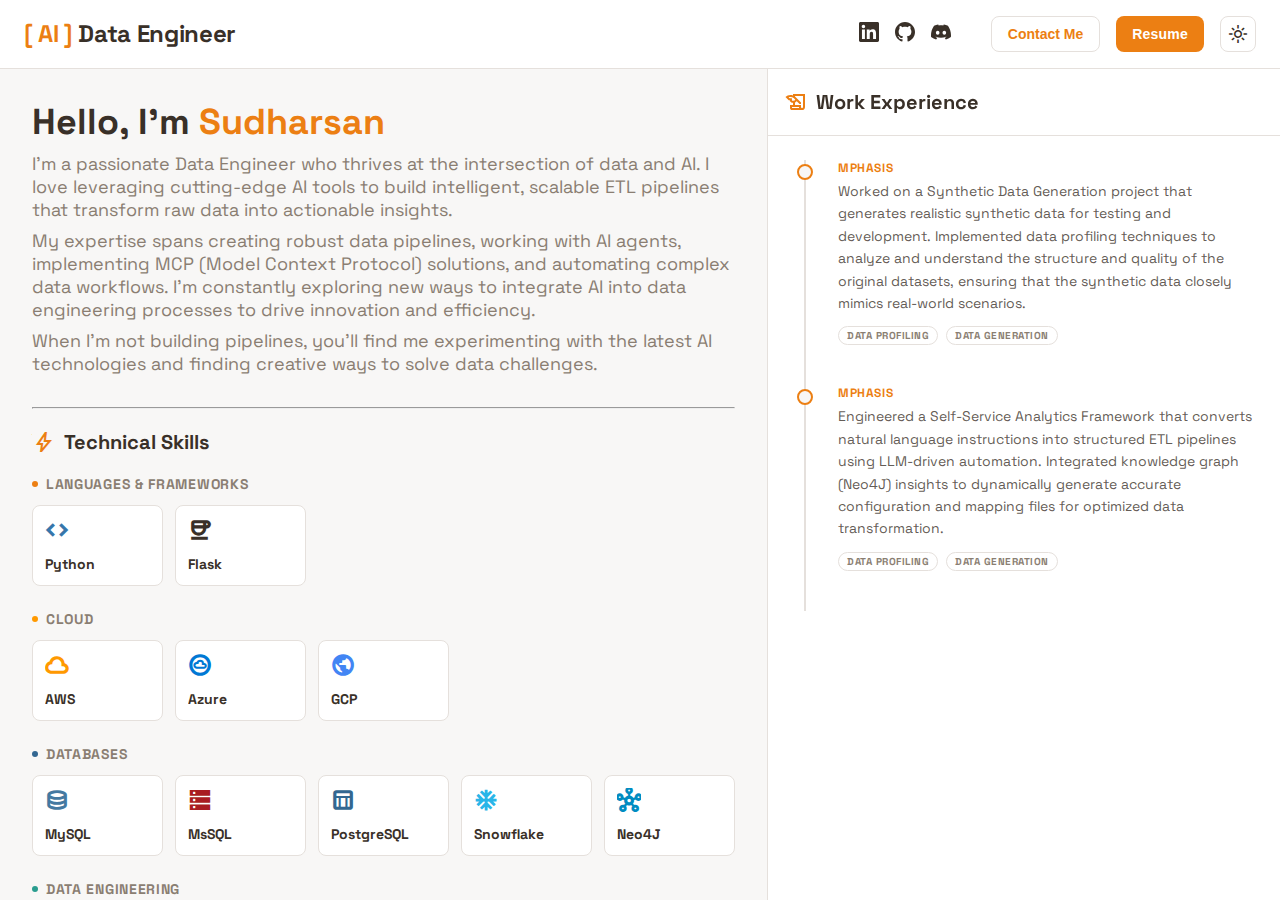
<file: index.html>
<!DOCTYPE html>
<html lang="en">

<head>
    <meta charset="utf-8" />
    <meta content="width=device-width, initial-scale=1.0" name="viewport" />
    <title>Retro Professional Portfolio</title>
    <link href="https://fonts.googleapis.com/css2?family=Space+Grotesk:wght@300;400;500;600;700&display=swap"
        rel="stylesheet" />
    <link href="https://fonts.googleapis.com/css2?family=Material+Symbols+Outlined:wght,FILL@100..700,0..1&display=swap"
        rel="stylesheet" />
    <link rel="stylesheet" href="styles.css" />
</head>

<body>
    <header>
        <div class="logo">
            <h2><span class="header_name_span">[ AI ]</span> Data Engineer</h2>
        </div>
        <div class="header-actions">
            <div class="social-links">
                <a href="https://in.linkedin.com/in/sudharsan-m-b97363386" target="_blank" title="LinkedIn">
                    <svg viewBox="0 0 24 24" xmlns="http://www.w3.org/2000/svg">
                        <path
                            d="M20.447 20.452h-3.554v-5.569c0-1.328-.027-3.037-1.852-3.037-1.853 0-2.136 1.445-2.136 2.939v5.667H9.351V9h3.414v1.561h.046c.477-.9 1.637-1.85 3.37-1.85 3.601 0 4.267 2.37 4.267 5.455v6.286zM5.337 7.433c-1.144 0-2.063-.926-2.063-2.065 0-1.138.92-2.063 2.063-2.063 1.14 0 2.064.925 2.064 2.063 0 1.139-.925 2.065-2.064 2.065zm1.782 13.019H3.555V9h3.564v11.452zM22.225 0H1.771C.792 0 0 .774 0 1.729v20.542C0 23.227.792 24 1.771 24h20.451C23.2 24 24 23.227 24 22.271V1.729C24 .774 23.2 0 22.222 0h.003z">
                        </path>
                    </svg>
                </a>
                <a href="https://github.com/sud-quantum" target="_blank" title="GitHub">
                    <svg viewBox="0 0 24 24" xmlns="http://www.w3.org/2000/svg">
                        <path
                            d="M12 0c-6.626 0-12 5.373-12 12 0 5.302 3.438 9.8 8.207 11.387.599.111.793-.261.793-.577v-2.234c-3.338.726-4.033-1.416-4.033-1.416-.546-1.387-1.333-1.756-1.333-1.756-1.089-.745.083-.729.083-.729 1.205.084 1.839 1.237 1.839 1.237 1.07 1.834 2.807 1.304 3.492.997.107-.775.418-1.305.762-1.604-2.665-.305-5.467-1.334-5.467-5.931 0-1.311.469-2.381 1.236-3.221-.124-.303-.535-1.524.117-3.176 0 0 1.008-.322 3.301 1.23.957-.266 1.983-.399 3.003-.404 1.02.005 2.047.138 3.006.404 2.291-1.552 3.297-1.23 3.297-1.23.653 1.653.242 2.874.118 3.176.77.84 1.235 1.911 1.235 3.221 0 4.609-2.807 5.624-5.479 5.921.43.372.823 1.102.823 2.222v3.293c0 .319.192.694.801.576 4.765-1.589 8.199-6.086 8.199-11.386 0-6.627-5.373-12-12-12z">
                        </path>
                    </svg>
                </a>
                <a href="https://discordapp.com/users/qunatum10" target="_blank" title="Discord">
                    <svg viewBox="0 0 24 24" xmlns="http://www.w3.org/2000/svg">
                        <path
                            d="M20.317 4.3698a19.7913 19.7913 0 00-4.8851-1.5152.0741.0741 0 00-.0785.0371c-.211.3753-.4447.8648-.6083 1.2495-1.8447-.2762-3.68-.2762-5.4868 0-.1636-.3933-.4058-.8742-.6177-1.2495a.077.077 0 00-.0785-.037 19.7363 19.7363 0 00-4.8852 1.515.0699.0699 0 00-.0321.0277C.5334 9.0458-.319 13.5799.0992 18.0578a.0824.0824 0 00.0312.0561c2.0528 1.5076 4.0413 2.4228 5.9929 3.0294a.0777.0777 0 00.0842-.0276c.4616-.6304.8731-1.2952 1.226-1.9942a.076.076 0 00-.0416-.1057c-.6528-.2476-1.2743-.5495-1.8722-.8923a.077.077 0 01-.0076-.1277c.1258-.0943.2517-.1923.3718-.2914a.0743.0743 0 01.0776-.0105c3.9278 1.7933 8.18 1.7933 12.0614 0a.0739.0739 0 01.0785.0095c.1202.099.246.1981.3728.2924a.077.077 0 01-.0066.1276 12.2986 12.2986 0 01-1.873.8914.0766.0766 0 00-.0407.1067c.3604.698.7719 1.3628 1.225 1.9932a.076.076 0 00.0842.0286c1.961-.6067 3.9495-1.5219 6.0023-3.0294a.077.077 0 00.0313-.0552c.5004-5.177-.8382-9.6739-3.5485-13.6604a.061.061 0 00-.0312-.0286zM8.02 15.3312c-1.1825 0-2.1569-1.0857-2.1569-2.419 0-1.3332.9555-2.4189 2.157-2.4189 1.2108 0 2.1757 1.0952 2.1568 2.419 0 1.3332-.946 2.419-2.1568 2.419zm7.9748 0c-1.1825 0-2.1569-1.0857-2.1569-2.419 0-1.3332.9554-2.4189 2.1569-2.4189 1.2108 0 2.1757 1.0952 2.1568 2.419 0 1.3332-.946 2.419-2.1568 2.419z">
                        </path>
                    </svg>
                </a>
            </div>
            <a class="contact_btn" href="mailto:sudhargyt@gmail.com">
                <button class="btn btn-secondary">
                    <span>Contact Me</span>
                </a>
            </button>
            <button class="btn btn-primary">
                <a href="resume.html" style="color: inherit; text-decoration: none;">
                    <span>Resume</span>
                </a>
            </button>
            <button class="theme-toggle">
                <span class="material-symbols-outlined">light_mode</span>
            </button>
        </div>
    </header>
    
    <!-- Mobile/Tablet Action Bar -->
    <div class="mobile-action-bar">
        <div class="mobile-actions-container">
            <div class="mobile-social-links">
                <a href="https://in.linkedin.com/in/sudharsan-m-b97363386" target="_blank" title="LinkedIn">
                    <svg viewBox="0 0 24 24" xmlns="http://www.w3.org/2000/svg">
                        <path
                            d="M20.447 20.452h-3.554v-5.569c0-1.328-.027-3.037-1.852-3.037-1.853 0-2.136 1.445-2.136 2.939v5.667H9.351V9h3.414v1.561h.046c.477-.9 1.637-1.85 3.37-1.85 3.601 0 4.267 2.37 4.267 5.455v6.286zM5.337 7.433c-1.144 0-2.063-.926-2.063-2.065 0-1.138.92-2.063 2.063-2.063 1.14 0 2.064.925 2.064 2.063 0 1.139-.925 2.065-2.064 2.065zm1.782 13.019H3.555V9h3.564v11.452zM22.225 0H1.771C.792 0 0 .774 0 1.729v20.542C0 23.227.792 24 1.771 24h20.451C23.2 24 24 23.227 24 22.271V1.729C24 .774 23.2 0 22.222 0h.003z">
                        </path>
                    </svg>
                </a>
                <a href="https://github.com/sud-quantum" target="_blank" title="GitHub">
                    <svg viewBox="0 0 24 24" xmlns="http://www.w3.org/2000/svg">
                        <path
                            d="M12 0c-6.626 0-12 5.373-12 12 0 5.302 3.438 9.8 8.207 11.387.599.111.793-.261.793-.577v-2.234c-3.338.726-4.033-1.416-4.033-1.416-.546-1.387-1.333-1.756-1.333-1.756-1.089-.745.083-.729.083-.729 1.205.084 1.839 1.237 1.839 1.237 1.07 1.834 2.807 1.304 3.492.997.107-.775.418-1.305.762-1.604-2.665-.305-5.467-1.334-5.467-5.931 0-1.311.469-2.381 1.236-3.221-.124-.303-.535-1.524.117-3.176 0 0 1.008-.322 3.301 1.23.957-.266 1.983-.399 3.003-.404 1.02.005 2.047.138 3.006.404 2.291-1.552 3.297-1.23 3.297-1.23.653 1.653.242 2.874.118 3.176.77.84 1.235 1.911 1.235 3.221 0 4.609-2.807 5.624-5.479 5.921.43.372.823 1.102.823 2.222v3.293c0 .319.192.694.801.576 4.765-1.589 8.199-6.086 8.199-11.386 0-6.627-5.373-12-12-12z">
                        </path>
                    </svg>
                </a>
                <a href="https://discordapp.com/users/qunatum10" target="_blank"  title="Discord">
                    <svg viewBox="0 0 24 24" xmlns="http://www.w3.org/2000/svg">
                        <path
                            d="M20.317 4.3698a19.7913 19.7913 0 00-4.8851-1.5152.0741.0741 0 00-.0785.0371c-.211.3753-.4447.8648-.6083 1.2495-1.8447-.2762-3.68-.2762-5.4868 0-.1636-.3933-.4058-.8742-.6177-1.2495a.077.077 0 00-.0785-.037 19.7363 19.7363 0 00-4.8852 1.515.0699.0699 0 00-.0321.0277C.5334 9.0458-.319 13.5799.0992 18.0578a.0824.0824 0 00.0312.0561c2.0528 1.5076 4.0413 2.4228 5.9929 3.0294a.0777.0777 0 00.0842-.0276c.4616-.6304.8731-1.2952 1.226-1.9942a.076.076 0 00-.0416-.1057c-.6528-.2476-1.2743-.5495-1.8722-.8923a.077.077 0 01-.0076-.1277c.1258-.0943.2517-.1923.3718-.2914a.0743.0743 0 01.0776-.0105c3.9278 1.7933 8.18 1.7933 12.0614 0a.0739.0739 0 01.0785.0095c.1202.099.246.1981.3728.2924a.077.077 0 01-.0066.1276 12.2986 12.2986 0 01-1.873.8914.0766.0766 0 00-.0407.1067c.3604.698.7719 1.3628 1.225 1.9932a.076.076 0 00.0842.0286c1.961-.6067 3.9495-1.5219 6.0023-3.0294a.077.077 0 00.0313-.0552c.5004-5.177-.8382-9.6739-3.5485-13.6604a.061.061 0 00-.0312-.0286zM8.02 15.3312c-1.1825 0-2.1569-1.0857-2.1569-2.419 0-1.3332.9555-2.4189 2.157-2.4189 1.2108 0 2.1757 1.0952 2.1568 2.419 0 1.3332-.946 2.419-2.1568 2.419zm7.9748 0c-1.1825 0-2.1569-1.0857-2.1569-2.419 0-1.3332.9554-2.4189 2.1569-2.4189 1.2108 0 2.1757 1.0952 2.1568 2.419 0 1.3332-.946 2.419-2.1568 2.419z">
                        </path>
                    </svg>
                </a>
            </div>
            <div class="mobile-action-buttons">
               <a class="contact_btn" href="mailto:sudhargyt@gmail.com">
                <button class="btn btn-secondary">
                    <span>Contact Me</span>
                </a>
                <button class="btn btn-primary">
                    <a href="resume.html" style="color: inherit; text-decoration: none;">
                        <span>Resume</span>
                    </a>
                </button>
            </div>
        </div>
    </div>
    
    <!-- Mobile Navigation Tabs -->
    <nav class="mobile-nav">
        <button class="active">
            <span class="material-symbols-outlined">home</span>
            <span>Home</span>
        </button>
        <button>
            <span class="material-symbols-outlined">work</span>
            <span>Work</span>
        </button>
    </nav>
    
    <main>
        <div class="left-panel">
            <div class="hero-section">
                <div class="hero-content">
                    <div class="hero-text">
                        <h1>
                            Hello, I'm <span class="highlight">Sudharsan</span>
                        </h1>
                        <p>
                            I'm a passionate Data Engineer who thrives at the intersection of data and AI. I love leveraging cutting-edge AI tools to build intelligent, scalable ETL pipelines that transform raw data into actionable insights.
                        </p>
                        <p>
                            My expertise spans creating robust data pipelines, working with AI agents, implementing MCP (Model Context Protocol) solutions, and automating complex data workflows. I'm constantly exploring new ways to integrate AI into data engineering processes to drive innovation and efficiency.
                        </p>
                        <p>
                            When I'm not building pipelines, you'll find me experimenting with the latest AI technologies and finding creative ways to solve data challenges.
                        </p>
                    </div>
                </div>
            </div>
            
            <div class="skills-section">
                <hr>
                <h2 class="section-title">
                    <span class="material-symbols-outlined">bolt</span>
                    Technical Skills
                </h2>
                <div class="skills-container">
                    <div class="skill-category">
                        <h3>
                            <span class="dot"></span>
                            Languages &amp; Frameworks
                        </h3>
                        <div class="skills-grid">
                            <div class="skill-card">
                                <div class="icon python">
                                    <span class="material-symbols-outlined">code</span>
                                </div>
                                <span>Python</span>
                            </div>
                            <div class="skill-card">
                                <div class="icon default">
                                    <span class="material-symbols-outlined">coffee</span>
                                </div>
                                <span>Flask</span>
                            </div>
                        </div>
                    </div>
                    
                    <div class="skill-category">
                        <h3>
                            <span class="dot orange"></span>
                            Cloud
                        </h3>
                        <div class="skills-grid">
                            <div class="skill-card">
                                <div class="icon aws">
                                    <span class="material-symbols-outlined">cloud</span>
                                </div>
                                <span>AWS</span>
                            </div>
                            <div class="skill-card">
                                <div class="icon azure">
                                    <span class="material-symbols-outlined">cloud_circle</span>
                                </div>
                                <span>Azure</span>
                            </div>
                            <div class="skill-card">
                                <div class="icon gcp">
                                    <span class="material-symbols-outlined">public</span>
                                </div>
                                <span>GCP</span>
                            </div>
                        </div>
                    </div>
                    
                    <div class="skill-category">
                        <h3>
                            <span class="dot blue"></span>
                            Databases
                        </h3>
                        <div class="skills-grid">
                            <div class="skill-card">
                                <div class="icon mysql">
                                    <span class="material-symbols-outlined">database</span>
                                </div>
                                <span>MySQL</span>
                            </div>
                            <div class="skill-card">
                                <div class="icon mssql">
                                    <span class="material-symbols-outlined">storage</span>
                                </div>
                                <span>MsSQL</span>
                            </div>
                            <div class="skill-card">
                                <div class="icon postgresql">
                                    <span class="material-symbols-outlined">table_chart</span>
                                </div>
                                <span>PostgreSQL</span>
                            </div>
                            <div class="skill-card">
                                <div class="icon snowflake">
                                    <span class="material-symbols-outlined">ac_unit</span>
                                </div>
                                <span>Snowflake</span>
                            </div>
                            <div class="skill-card">
                                <div class="icon neo4j">
                                    <span class="material-symbols-outlined">hub</span>
                                </div>
                                <span>Neo4J</span>
                            </div>
                        </div>
                    </div>
                    
                    <div class="skill-category">
                        <h3>
                            <span class="dot teal"></span>
                            Data Engineering
                        </h3>
                        <div class="skills-grid">
                            <div class="skill-card">
                                <div class="icon spark">
                                    <span class="material-symbols-outlined">auto_awesome</span>
                                </div>
                                <span>Spark</span>
                            </div>
                            <div class="skill-card">
                                <div class="icon databricks">
                                    <span class="material-symbols-outlined">layers</span>
                                </div>
                                <span>Databricks</span>
                            </div>
                            <div class="skill-card">
                                <div class="icon airflow">
                                    <span class="material-symbols-outlined">wind_power</span>
                                </div>
                                <span>Airflow</span>
                            </div>
                            <div class="skill-card">
                                <div class="icon dremio">
                                    <span class="material-symbols-outlined">water</span>
                                </div>
                                <span>Dremio</span>
                            </div>
                            <div class="skill-card">
                                <div class="icon datahub">
                                    <span class="material-symbols-outlined">share</span>
                                </div>
                                <span>Datahub</span>
                            </div>
                        </div>
                    </div>
                    
                    <div class="skill-category">
                        <h3>
                            <span class="dot yellow"></span>
                            Analysis &amp; Tools
                        </h3>
                        <div class="skills-grid">
                            <div class="skill-card">
                                <div class="icon powerbi">
                                    <span class="material-symbols-outlined">analytics</span>
                                </div>
                                <span>Power BI</span>
                            </div>
                            <div class="skill-card">
                                <div class="icon git">
                                    <span class="material-symbols-outlined">commit</span>
                                </div>
                                <span>Git</span>
                            </div>
                        </div>
                    </div>
                </div>
            </div>
            
            <div class="projects-section">
                <div class="projects-header">
                    <h2 class="section-title">
                        <span class="material-symbols-outlined">view_carousel</span>
                        Featured Projects
                    </h2>
                    <div class="carousel-controls">
                        <button id="carousel-prev" class="carousel-btn">
                            <span class="material-symbols-outlined">arrow_back</span>
                        </button>
                        <button id="carousel-next" class="carousel-btn">
                            <span class="material-symbols-outlined">arrow_forward</span>
                        </button>
                    </div>
                </div>
                <div id="projects-carousel" class="projects-carousel no-scrollbar">

                    <h1>Yet to configure</h1>

                    <!-- <div class="project-card">
                        <div class="project-image"
                            style='background-image: url("https://lh3.googleusercontent.com/aida-public/[base64]");'>
                        </div>
                        <div class="project-content">
                            <h3>FinTech Data Pipeline</h3>
                            <p>A real-time financial data processing system processing millions of transactions daily.</p>
                            <div class="project-tags">
                                <span class="project-tag orange">Spark</span>
                                <span class="project-tag blue">Kafka</span>
                            </div>
                        </div>
                    </div> -->
                    
                </div>
            </div>
        </div>
        
        <div class="right-panel">
            <div class="experience-header">
                <h2 class="section-title">
                    <span class="material-symbols-outlined">history_edu</span>
                    Work Experience
                </h2>
            </div>
            <div class="experience-content">
                <div class="timeline">
                    <div class="timeline-item">
                        <div class="timeline-dot"></div>
                        <span class="work">Mphasis</span>
                        <p class="description">
                           Worked on a <span class="timeline-span"> Synthetic Data Generation </span> project that generates realistic synthetic data for testing and development. Implemented data profiling techniques to analyze and understand the structure and quality of the original datasets, ensuring that the synthetic data closely mimics real-world scenarios.
                        </p>
                        <div class="timeline-tags">
                            <span class="timeline-tag">Data Profiling</span>
                            <span class="timeline-tag">Data Generation</span>
                        </div>
                    </div>
                    
                    <div class="timeline-item">
                        <div class="timeline-dot"></div>
                        <span class="work">Mphasis</span>
                        <p class="description">
                           Engineered a <span class="timeline-span"> Self-Service Analytics Framework </span> that converts natural language instructions into structured ETL pipelines using <span class="timeline-span">LLM-driven automation</span>. Integrated <span class="timeline-span">knowledge graph (Neo4J) insights</span> to dynamically generate accurate configuration and mapping files for optimized data transformation.
                        </p>
                        <div class="timeline-tags">
                            <span class="timeline-tag">Data Profiling</span>
                            <span class="timeline-tag">Data Generation</span>
                        </div>
                    </div>
                    
                    <!-- <div class="timeline-item">
                        <div class="timeline-dot secondary"></div>
                        <span class="work secondary">Personal</span>
                        <p class="description">
                            Developed ETL pipelines for diverse clients. Built Power BI dashboards for executive
                            reporting and business insights.
                        </p>
                        <div class="timeline-tags">
                            <span class="timeline-tag">ETL</span>
                            <span class="timeline-tag">Graph Database</span>
                            <span class="timeline-tag">Data Pipeline</span>

                        </div>
                    </div> -->
                    
                    
                    
                   
                </div>
                
                <!-- <div class="freelance-card">
                    <div class="freelance-header">
                        <div class="freelance-icon">
                            <span class="material-symbols-outlined">rocket_launch</span>
                        </div>
                        <div class="freelance-title">
                            <h3>Freelance Consulting</h3>
                            <p>Available for data projects</p>
                        </div>
                    </div>
                    <p class="description">
                        I occasionally take on consulting work for data infrastructure audits and pipeline optimization.
                    </p>
                </div> -->
            </div>
        </div>
    </main>
    
    <script src="script.js"></script>
</body>

</html>
</file>
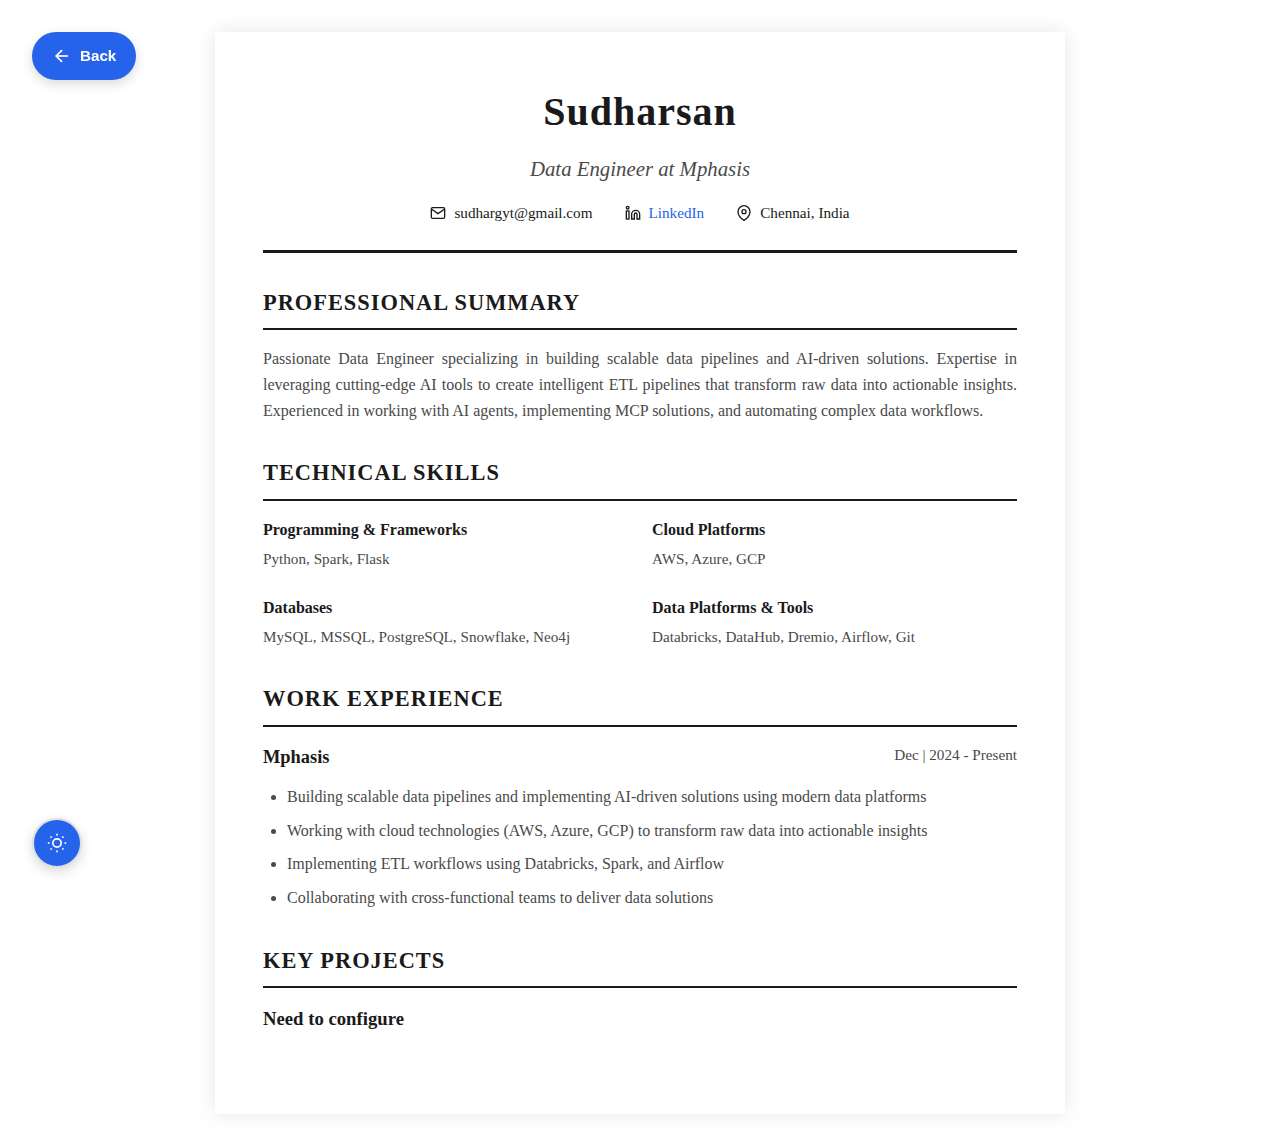
<file: resume.html>
<!DOCTYPE html>
<html lang="en">
<head>
    <meta charset="UTF-8">
    <meta name="viewport" content="width=device-width, initial-scale=1.0">
    <title>Sudharsan - Data Engineer</title>
    <link href="https://fonts.googleapis.com/css2?family=Space+Grotesk:wght@300;400;500;600;700&display=swap" rel="stylesheet" />
    <link rel="stylesheet" href="resume.css">
</head>
<body>
    <a href="index.html" class="back-btn" aria-label="Back to portfolio">
        <svg width="20" height="20" viewBox="0 0 24 24" fill="none" stroke="currentColor" stroke-width="2">
            <line x1="19" y1="12" x2="5" y2="12"></line>
            <polyline points="12 19 5 12 12 5"></polyline>
        </svg>
        <span>Back</span>
    </a>
    
    <div class="resume">
        <header class="header">
            <h1>Sudharsan</h1>
            <p class="title">Data Engineer at Mphasis</p>
            <div class="contact-info">
                <span>
                    <svg width="16" height="16" viewBox="0 0 24 24" fill="none" stroke="currentColor" stroke-width="2">
                        <path d="M4 4h16c1.1 0 2 .9 2 2v12c0 1.1-.9 2-2 2H4c-1.1 0-2-.9-2-2V6c0-1.1.9-2 2-2z"></path>
                        <polyline points="22,6 12,13 2,6"></polyline>
                    </svg>
                    sudhargyt@gmail.com
                </span>
                <span>
                    <svg width="16" height="16" viewBox="0 0 24 24" fill="none" stroke="currentColor" stroke-width="2">
                        <path d="M16 8a6 6 0 0 1 6 6v7h-4v-7a2 2 0 0 0-2-2 2 2 0 0 0-2 2v7h-4v-7a6 6 0 0 1 6-6z"></path>
                        <rect x="2" y="9" width="4" height="12"></rect>
                        <circle cx="4" cy="4" r="2"></circle>
                    </svg>
                    <a href="https://in.linkedin.com/in/sudharsan-m-b97363386" target="_blank">LinkedIn</a>
                </span>
                <span>
                    <svg width="16" height="16" viewBox="0 0 24 24" fill="none" stroke="currentColor" stroke-width="2">
                        <path d="M21 10c0 7-9 13-9 13s-9-6-9-13a9 9 0 0 1 18 0z"></path>
                        <circle cx="12" cy="10" r="3"></circle>
                    </svg>
                    Chennai, India
                </span>
            </div>
        </header>

        <section class="summary">
            <h2>Professional Summary</h2>
            <p>Passionate Data Engineer specializing in building scalable data pipelines and AI-driven solutions. Expertise in leveraging cutting-edge AI tools to create intelligent ETL pipelines that transform raw data into actionable insights. Experienced in working with AI agents, implementing MCP solutions, and automating complex data workflows.</p>
        </section>

        <section class="skills">
            <h2>Technical Skills</h2>
            <div class="skills-grid">
                <div class="skill-group">
                    <h3>Programming & Frameworks</h3>
                    <p>Python, Spark, Flask</p>
                </div>
                <div class="skill-group">
                    <h3>Cloud Platforms</h3>
                    <p>AWS, Azure, GCP</p>
                </div>
                <div class="skill-group">
                    <h3>Databases</h3>
                    <p>MySQL, MSSQL, PostgreSQL, Snowflake, Neo4j</p>
                </div>
                <div class="skill-group">
                    <h3>Data Platforms & Tools</h3>
                    <p>Databricks, DataHub, Dremio, Airflow, Git</p>
                </div>
            </div>
        </section>

        <section class="experience">
            <h2>Work Experience</h2>
            <div class="job">
                <div class="job-header">
                    <div>
                        <h3>Mphasis</h3>
                    </div>
                    <p class="date">Dec | 2024 - Present</p>
                </div>
                <ul>
                    <li>Building scalable data pipelines and implementing AI-driven solutions using modern data platforms</li>
                    <li>Working with cloud technologies (AWS, Azure, GCP) to transform raw data into actionable insights</li>
                    <li>Implementing ETL workflows using Databricks, Spark, and Airflow</li>
                    <li>Collaborating with cross-functional teams to deliver data solutions</li>
                </ul>
            </div>
        </section>


                <section class="projects">
            <h2>Key Projects</h2>
            <h3>Need to configure</h3>
        </section>


        <!-- <section class="projects">
            <h2>Key Projects</h2>
            <div class="project">
                <h3>Real-Time Data Pipeline</h3>
                <p>Built a scalable real-time data pipeline using Kafka and Spark Streaming to process millions of events per day.</p>
            </div>
            <div class="project">
                <h3>ETL Automation Framework</h3>
                <p>Designed and implemented an automated ETL framework that reduced data processing time by 60%.</p>
            </div>
            <div class="project">
                <h3>Data Warehouse Migration</h3>
                <p>Led the migration of legacy data warehouse to cloud-based solution, improving query performance and reducing costs.</p>
            </div>
        </section> -->
    </div>
    
    <button class="theme-toggle-btn" aria-label="Toggle theme">
        <svg class="sun-icon" width="20" height="20" viewBox="0 0 24 24" fill="none" stroke="currentColor" stroke-width="2">
            <circle cx="12" cy="12" r="5"></circle>
            <line x1="12" y1="1" x2="12" y2="3"></line>
            <line x1="12" y1="21" x2="12" y2="23"></line>
            <line x1="4.22" y1="4.22" x2="5.64" y2="5.64"></line>
            <line x1="18.36" y1="18.36" x2="19.78" y2="19.78"></line>
            <line x1="1" y1="12" x2="3" y2="12"></line>
            <line x1="21" y1="12" x2="23" y2="12"></line>
            <line x1="4.22" y1="19.78" x2="5.64" y2="18.36"></line>
            <line x1="18.36" y1="5.64" x2="19.78" y2="4.22"></line>
        </svg>
        <svg class="moon-icon" width="20" height="20" viewBox="0 0 24 24" fill="none" stroke="currentColor" stroke-width="2">
            <path d="M21 12.79A9 9 0 1 1 11.21 3 7 7 0 0 0 21 12.79z"></path>
        </svg>
    </button>
    
    <script>
        const themeToggle = document.querySelector('.theme-toggle-btn');
        const body = document.body;
        
        // Check for saved theme preference
        const currentTheme = localStorage.getItem('resume-theme') || 'light';
        if (currentTheme === 'dark') {
            body.classList.add('dark-mode');
        }
        
        themeToggle.addEventListener('click', () => {
            body.classList.toggle('dark-mode');
            const theme = body.classList.contains('dark-mode') ? 'dark' : 'light';
            localStorage.setItem('resume-theme', theme);
        });
    </script>
</body>
</html>
</file>
<file: resume.css>
* {
    margin: 0;
    padding: 0;
    box-sizing: border-box;
}

:root {
    --primary: #1a1a1a;
    --secondary: #4a4a4a;
    --accent: #2563eb;
    --bg: #ffffff;
    --border: #e0e0e0;
    --text: #1a1a1a;
}

body.dark-mode {
    --primary: #f1f5f9;
    --secondary: #94a3b8;
    --accent: #3b82f6;
    --bg: #0f172a;
    --border: #334155;
    --text: #f1f5f9;
}

body {
    font-family: 'Georgia', 'Times New Roman', serif;
    color: var(--text);
    background: var(--bg);
    line-height: 1.6;
    padding: 2rem 1rem;
    transition: background-color 0.3s, color 0.3s;
}

.resume {
    max-width: 850px;
    margin: 0 auto;
    background: var(--bg);
    padding: 3rem;
    box-shadow: 0 0 20px rgba(0,0,0,0.1);
    transition: background-color 0.3s;
}

body.dark-mode .resume {
    box-shadow: 0 0 20px rgba(0,0,0,0.5);
}

/* Header */
.header {
    text-align: center;
    border-bottom: 3px solid var(--primary);
    padding-bottom: 1.5rem;
    margin-bottom: 2rem;
}

.header h1 {
    font-size: 2.5rem;
    font-weight: 700;
    margin-bottom: 0.5rem;
    letter-spacing: 1px;
}

.title {
    font-size: 1.3rem;
    color: var(--secondary);
    margin-bottom: 1rem;
    font-style: italic;
}

.contact-info {
    display: flex;
    justify-content: center;
    gap: 2rem;
    flex-wrap: wrap;
    font-size: 0.95rem;
}

.contact-info span {
    display: flex;
    align-items: center;
    gap: 0.5rem;
}

.contact-info svg {
    flex-shrink: 0;
}

.contact-info a {
    color: var(--accent);
    text-decoration: none;
}

.contact-info a:hover {
    text-decoration: underline;
}

/* Sections */
section {
    margin-bottom: 2rem;
}

section h2 {
    font-size: 1.4rem;
    font-weight: 700;
    text-transform: uppercase;
    letter-spacing: 1px;
    border-bottom: 2px solid var(--primary);
    padding-bottom: 0.5rem;
    margin-bottom: 1rem;
}

/* Summary */
.summary p {
    text-align: justify;
    color: var(--secondary);
    font-size: 1rem;
}

/* Experience */
.job {
    margin-bottom: 1.5rem;
}

.job-header {
    display: flex;
    justify-content: space-between;
    align-items: flex-start;
    margin-bottom: 0.5rem;
}

.job h3 {
    font-size: 1.15rem;
    font-weight: 700;
    margin-bottom: 0.25rem;
}

.company {
    font-style: italic;
    color: var(--secondary);
}

.date {
    color: var(--secondary);
    font-size: 0.95rem;
    white-space: nowrap;
}

.job ul {
    margin-left: 1.5rem;
    color: var(--secondary);
}

.job li {
    margin-bottom: 0.5rem;
    line-height: 1.6;
}

/* Skills */
.skills-grid {
    display: grid;
    grid-template-columns: repeat(2, 1fr);
    gap: 1.5rem;
}

.skill-group h3 {
    font-size: 1rem;
    font-weight: 700;
    margin-bottom: 0.25rem;
}

.skill-group p {
    color: var(--secondary);
    font-size: 0.95rem;
    line-height: 1.6;
}

/* Projects */
.project {
    margin-bottom: 1.25rem;
}

.project h3 {
    font-size: 1.05rem;
    font-weight: 700;
    margin-bottom: 0.25rem;
}

.project p {
    color: var(--secondary);
    line-height: 1.6;
}

/* Print Styles */
@media print {
    body {
        padding: 0;
    }
    
    .resume {
        box-shadow: none;
        padding: 0;
    }
    
    section {
        page-break-inside: avoid;
    }
}

/* Responsive */
@media (max-width: 768px) {
    body {
        padding: 1rem 0.5rem;
    }
    
    .resume {
        padding: 2rem 1.5rem;
    }
    
    .header h1 {
        font-size: 2rem;
    }
    
    .contact-info {
        flex-direction: column;
        gap: 0.5rem;
    }
    
    .job-header {
        flex-direction: column;
    }
    
    .skills-grid {
        grid-template-columns: 1fr;
    }
}

/* Theme Toggle Button */
.theme-toggle-btn {
    position: fixed;
    bottom: 2rem;
    left: 2rem;
    width: 50px;
    height: 50px;
    border-radius: 50%;
    background: var(--accent);
    border: 2px solid var(--border);
    cursor: pointer;
    display: flex;
    align-items: center;
    justify-content: center;
    box-shadow: 0 4px 12px rgba(0, 0, 0, 0.15);
    transition: all 0.3s;
    z-index: 1000;
}

.theme-toggle-btn:hover {
    transform: scale(1.1);
    box-shadow: 0 6px 16px rgba(0, 0, 0, 0.2);
}

.theme-toggle-btn svg {
    position: absolute;
    transition: all 0.3s;
}

.theme-toggle-btn .sun-icon {
    opacity: 1;
    transform: rotate(0deg) scale(1);
}

.theme-toggle-btn .moon-icon {
    opacity: 0;
    transform: rotate(180deg) scale(0);
}

body.dark-mode .theme-toggle-btn .sun-icon {
    opacity: 0;
    transform: rotate(-180deg) scale(0);
}

body.dark-mode .theme-toggle-btn .moon-icon {
    opacity: 1;
    transform: rotate(0deg) scale(1);
}

.theme-toggle-btn svg {
    stroke: white;
}

@media print {
    .theme-toggle-btn {
        display: none;
    }
    
    .back-btn {
        display: none;
    }
}

/* Back Button */
.back-btn {
    position: fixed;
    top: 2rem;
    left: 2rem;
    display: flex;
    align-items: center;
    gap: 0.5rem;
    padding: 0.75rem 1.25rem;
    background: var(--accent);
    color: white;
    text-decoration: none;
    border-radius: 50px;
    font-size: 0.95rem;
    font-weight: 600;
    box-shadow: 0 4px 12px rgba(0, 0, 0, 0.15);
    transition: all 0.3s;
    z-index: 1000;
    font-family: 'Segoe UI', Tahoma, Geneva, Verdana, sans-serif;
}

.back-btn:hover {
    transform: translateX(-5px);
    box-shadow: 0 6px 16px rgba(0, 0, 0, 0.2);
}

.back-btn svg {
    stroke: white;
    transition: transform 0.3s;
}

.back-btn:hover svg {
    transform: translateX(-3px);
}

@media (max-width: 768px) {
    .back-btn {
        top: 1rem;
        left: 1rem;
        padding: 0.6rem 1rem;
        font-size: 0.85rem;
    }
    
    .back-btn svg {
        width: 16px;
        height: 16px;
    }
}
</file>
<file: styles.css>
/* Reset and Base Styles */
* {
    margin: 0;
    padding: 0;
    box-sizing: border-box;
}

/* CSS Variables for Theme Colors */
:root {
    --primary: #ec7f13;
    --primary-dark: #d66c04;
    --secondary: #2A9D8F;
    --background-light: #f8f7f6;
    --background-dark: #181411;
    --surface-light: #ffffff;
    --surface-dark: #27211c;
    --text-light: #393028;
    --text-dark: #ffffff;
    --muted-light: #8a7e72;
    --muted-dark: #b9ab9d;
    --border-light: #e5e0dc;
    --border-dark: #393028;
}

/* Custom Scrollbar */
::-webkit-scrollbar {
    width: 8px;
    height: 8px;
}

::-webkit-scrollbar-track {
    background: transparent;
}

::-webkit-scrollbar-thumb {
    background: #d1c5bc;
    border-radius: 4px;
}

.dark ::-webkit-scrollbar-thumb {
    background: #54473b;
}

::-webkit-scrollbar-thumb:hover {
    background: #ec7f13;
}

.no-scrollbar::-webkit-scrollbar {
    display: none;
}

.no-scrollbar {
    -ms-overflow-style: none;
    scrollbar-width: none;
}

/* Body and HTML */
html {
    font-family: 'Space Grotesk', sans-serif;
}

body {
    background-color: var(--background-light);
    color: var(--text-light);
    font-family: 'Space Grotesk', sans-serif;
    height: 100vh;
    display: flex;
    flex-direction: column;
    overflow: hidden;
    transition: colors 0.3s;
}

body.dark {
    background-color: var(--background-dark);
    color: var(--text-dark);
}

/* Header */
header {
    display: flex;
    align-items: center;
    justify-content: space-between;
    white-space: nowrap;
    border-bottom: 1px solid var(--border-light);
    padding: 1rem 1.5rem;
    background-color: var(--surface-light);
    z-index: 20;
    flex-shrink: 0;
}

.dark header {
    border-bottom-color: var(--border-dark);
    background-color: var(--background-dark);
}

header .logo {
    display: flex;
    align-items: center;
    gap: 1rem;
    color: var(--text-light);
}

header .header_name_span{
    color: var(--primary);
}

.dark header .logo {
    color: white;
}

header .logo h2 {
    font-size: 1.5rem;
    font-weight: 700;
    line-height: 1.25;
    letter-spacing: -0.015em;
}

header .header-actions {
    display: flex;
    flex: 1;
    justify-content: flex-end;
    align-items: center;
    gap: 1rem;
}

header .social-links {
    display: none;
}

@media (min-width: 1024px) {
    header .social-links {
        display: flex;
        align-items: center;
        gap: 1rem;
        margin-right: 0.5rem;
    }
}

header .social-links a {
    color: var(--text-light);
    transition: color 0.3s;
}

.dark header .social-links a {
    color: white;
}

header .social-links a:hover {
    color: var(--primary);
}

header .social-links a svg {
    width: 1.25rem;
    height: 1.25rem;
    fill: currentColor;
}

header .btn {
    display: flex;
    align-items: center;
    justify-center: center;
    border-radius: 0.5rem;
    height: 2.25rem;
    padding: 0 1rem;
    font-size: 0.875rem;
    font-weight: 700;
    line-height: normal;
    cursor: pointer;
    transition: all 0.3s;
    border: none;
}

header .btn-secondary {
    display: none;
}

@media (min-width: 1024px) {
    header .btn-secondary {
        display: flex;
        background-color: var(--surface-light);
        border: 1px solid var(--border-light);
        color: var(--text-light);
    }
}

.dark header .btn-secondary {
    background-color: var(--surface-dark);
    border-color: var(--border-dark);
    color: white;
}

header .btn-secondary:hover {
    border-color: var(--primary);
    color: var(--primary);
}

header .btn-primary {
    background-color: var(--primary);
    color: white;
    letter-spacing: 0.015em;
    display: none;
}

@media (min-width: 1024px) {
    header .btn-primary {
        display: flex;
    }
}

header .btn-primary:hover {
    background-color: var(--primary-dark);
}

header .btn-primary span {
    overflow: hidden;
    text-overflow: ellipsis;
    white-space: nowrap;
}

header .theme-toggle {
    display: flex;
    align-items: center;
    justify-content: center;
    border-radius: 0.5rem;
    height: 2.25rem;
    width: 2.25rem;
    background-color: var(--surface-light);
    border: 1px solid var(--border-light);
    color: var(--text-light);
    transition: all 0.3s;
}

.dark header .theme-toggle {
    background-color: var(--surface-dark);
    border-color: var(--border-dark);
    color: white;
}

header .theme-toggle:hover {
    border-color: var(--primary);
    color: var(--primary);
}

header .theme-toggle .material-symbols-outlined {
    font-size: 20px;
}

/* Mobile/Tablet Action Bar */
.mobile-action-bar {
    display: flex;
    justify-content: center;
    padding: 0.75rem 1rem;
    border-bottom: 1px solid var(--border-light);
    background-color: var(--surface-light);
    flex-shrink: 0;
}

.dark .mobile-action-bar {
    border-bottom-color: var(--border-dark);
    background-color: var(--background-dark);
}

@media (min-width: 1024px) {
    .mobile-action-bar {
        display: none;
    }
}

.mobile-actions-container {
    display: flex;
    flex-direction: row;
    align-items: center;
    justify-content: space-between;
    gap: 0.5rem;
    width: 100%;
}

@media (min-width: 640px) {
    .mobile-actions-container {
        gap: 1rem;
    }
}

.mobile-social-links {
    display: flex;
    align-items: center;
    gap: 0.75rem;
}

@media (min-width: 640px) {
    .mobile-social-links {
        gap: 1.5rem;
    }
}

.mobile-social-links a {
    color: var(--text-light);
    transition: color 0.3s;
}

.dark .mobile-social-links a {
    color: white;
}

.mobile-social-links a:hover {
    color: var(--primary);
}

.mobile-social-links a svg {
    width: 1.25rem;
    height: 1.25rem;
    fill: currentColor;
}

@media (min-width: 640px) {
    .mobile-social-links a svg {
        width: 1.5rem;
        height: 1.5rem;
    }
}

.mobile-action-buttons {
    display: flex;
    gap: 0.5rem;
}

@media (min-width: 640px) {
    .mobile-action-buttons {
        gap: 0.75rem;
    }
}

.mobile-action-buttons .btn {
    display: flex;
    align-items: center;
    justify-content: center;
    border-radius: 0.5rem;
    height: 2rem;
    padding: 0 0.75rem;
    font-size: 0.75rem;
    font-weight: 700;
    line-height: normal;
    cursor: pointer;
    transition: all 0.3s;
}

@media (min-width: 640px) {
    .mobile-action-buttons .btn {
        height: 2.25rem;
        padding: 0 1rem;
        font-size: 0.875rem;
    }
}

.mobile-action-buttons .btn-secondary {
    background-color: var(--surface-light);
    border: 1px solid var(--border-light);
    color: var(--text-light);
}

.dark .mobile-action-buttons .btn-secondary {
    background-color: var(--surface-dark);
    border-color: var(--border-dark);
    color: white;
}

.mobile-action-buttons .btn-secondary:hover {
    border-color: var(--primary);
    color: var(--primary);
}

.mobile-action-buttons .btn-primary {
    background-color: var(--primary);
    color: white;
    letter-spacing: 0.015em;
    border: none;
}

.mobile-action-buttons .btn-primary:hover {
    background-color: var(--primary-dark);
}

.mobile-action-buttons .btn span {
    overflow: hidden;
    text-overflow: ellipsis;
    white-space: nowrap;
}

/* Main Layout */
main {
    display: flex;
    flex: 1;
    overflow: hidden;
}

/* Left Panel */
.left-panel {
    width: 100%;
    display: flex;
    flex-direction: column;
    border-right: 1px solid var(--border-light);
    overflow-y: auto;
    overflow-x: hidden;
    position: relative;
    background-color: var(--background-light);
}

.dark .left-panel {
    border-right-color: var(--border-dark);
    background-color: var(--background-dark);
}

@media (min-width: 1024px) {
    .left-panel {
        width: 60%;
    }
}

.contact_btn{
    text-decoration: none;
    color: var(--primary);
}

/* Hero Section */
.hero-section {
    padding: 2rem;
    padding-bottom: 1rem;
}

.hero-content {
    display: flex;
    flex-direction: column;
    gap: 1.5rem;
}

@media (min-width: 768px) {
    .hero-content {
        flex-direction: row;
        align-items: flex-start;
    }
}

.hero-text {
    display: flex;
    flex-direction: column;
    gap: 0.5rem;
}

.hero-text h1 {
    font-size: 1.875rem;
    font-weight: 700;
    line-height: 1.2;
    color: var(--text-light);
}

.dark .hero-text h1 {
    color: white;
}

@media (min-width: 768px) {
    .hero-text h1 {
        font-size: 2.25rem;
    }
}

.hero-text h1 .highlight {
    color: var(--primary);
}

.hero-text p {
    color: var(--muted-light);
    font-size: 1.125rem;
}

.dark .hero-text p {
    color: var(--muted-dark);
}

/* Skills Section */
.skills-section {
    padding: 1rem 2rem;
}

.section-title {
    font-size: 1.25rem;
    font-weight: 700;
    display: flex;
    align-items: center;
    gap: 0.5rem;
    margin: 20px 0;
}

.section-title .material-symbols-outlined {
    color: var(--primary);
}

.skills-container {
    display: flex;
    flex-direction: column;
    gap: 1.5rem;
}

.skill-category h3 {
    font-size: 0.875rem;
    font-weight: 700;
    color: var(--muted-light);
    text-transform: uppercase;
    letter-spacing: 0.05em;
    margin-bottom: 0.75rem;
    display: flex;
    align-items: center;
    gap: 0.5rem;
}

.dark .skill-category h3 {
    color: var(--muted-dark);
}

.skill-category h3 .dot {
    width: 0.375rem;
    height: 0.375rem;
    border-radius: 9999px;
    background-color: var(--primary);
}

.skill-category h3 .dot.orange {
    background-color: #FF9900;
}

.skill-category h3 .dot.blue {
    background-color: #336791;
}

.skill-category h3 .dot.teal {
    background-color: var(--secondary);
}

.skill-category h3 .dot.yellow {
    background-color: #F2C811;
}

.skills-grid {
    display: grid;
    grid-template-columns: repeat(2, 1fr);
    gap: 0.75rem;
}

@media (min-width: 640px) {
    .skills-grid {
        grid-template-columns: repeat(4, 1fr);
    }
}

@media (min-width: 768px) {
    .skills-grid {
        grid-template-columns: repeat(5, 1fr);
    }
}

.skill-card {
    display: flex;
    flex-direction: column;
    gap: 0.5rem;
    border-radius: 0.5rem;
    border: 1px solid var(--border-light);
    background-color: var(--surface-light);
    padding: 0.75rem;
    transition: all 0.3s;
    cursor: default;
}

.dark .skill-card {
    border-color: var(--border-dark);
    background-color: var(--surface-dark);
}

.skill-card:hover {
    border-color: var(--primary);
}

.skill-card .icon {
    transition: transform 0.3s;
    transform-origin: left;
}

.skill-card:hover .icon {
    transform: scale(1.1);
}

.skill-card .icon .material-symbols-outlined {
    font-size: 24px;
}

.skill-card span {
    font-size: 0.875rem;
    font-weight: 700;
    overflow: hidden;
    text-overflow: ellipsis;
    white-space: nowrap;
}

/* Icon Colors */
.icon.python { color: #3776AB; }
.icon.default { color: var(--text-light); }
.dark .icon.default { color: white; }
.icon.aws { color: #FF9900; }
.icon.azure { color: #0078D4; }
.icon.gcp { color: #4285F4; }
.icon.mysql { color: #4479A1; }
.icon.mssql { color: #A91D22; }
.icon.postgresql { color: #336791; }
.icon.snowflake { color: #29B5E8; }
.icon.neo4j { color: #008CC1; }
.icon.spark { color: #E25A1C; }
.icon.databricks { color: #FF3621; }
.icon.airflow { color: #017CEE; }
.icon.dremio { color: #4F95B5; }
.icon.datahub { color: #0073B7; }
.icon.powerbi { color: #F2C811; }
.icon.git { color: #F05032; }

/* Projects Section */
.projects-section {
    padding: 1rem 2rem 2rem;
    flex: 1;
    display: flex;
    flex-direction: column;
    min-height: 320px;
}

.projects-header {
    display: flex;
    justify-content: space-between;
    align-items: flex-end;
    margin-bottom: 1rem;
}

.carousel-controls {
    display: flex;
    gap: 0.5rem;
}

.carousel-btn {
    width: 2rem;
    height: 2rem;
    border-radius: 9999px;
    border: 1px solid var(--border-light);
    display: flex;
    align-items: center;
    justify-content: center;
    background-color: transparent;
    transition: all 0.3s;
    cursor: pointer;
    color: var(--text-light);
}

.dark .carousel-btn {
    border-color: var(--border-dark);
    color: var(--text-dark);
}

.carousel-btn:hover {
    background-color: var(--surface-light);
    border-color: var(--primary);
    color: var(--primary);
}

.dark .carousel-btn:hover {
    background-color: var(--surface-dark);
}

.carousel-btn .material-symbols-outlined {
    font-size: 0.875rem;
}

.projects-carousel {
    display: flex;
    overflow-x: scroll;
    gap: 1.25rem;
    padding-bottom: 1rem;
    scroll-snap-type: x mandatory;
    align-items: stretch;
}

.project-card {
    scroll-snap-align: center;
    flex-shrink: 0;
    width: 280px;
    display: flex;
    flex-direction: column;
    border-radius: 0.75rem;
    overflow: hidden;
    border: 1px solid var(--border-light);
    background-color: var(--surface-light);
}

.dark .project-card {
    border-color: var(--border-dark);
    background-color: var(--surface-dark);
}

@media (min-width: 768px) {
    .project-card {
        width: 320px;
    }
}

.project-card .project-image {
    height: 10rem;
    background-color: #e5e7eb;
    background-size: cover;
    background-position: center;
    transition: transform 0.5s;
}

.dark .project-card .project-image {
    background-color: #374151;
}

.project-card:hover .project-image {
    transform: scale(1.05);
}

.project-card .project-content {
    padding: 1rem;
    display: flex;
    flex-direction: column;
    flex: 1;
    position: relative;
    background-color: var(--surface-light);
}

.dark .project-card .project-content {
    background-color: var(--surface-dark);
}

.project-card h3 {
    font-weight: 700;
    font-size: 1.125rem;
    margin-bottom: 0.25rem;
}

.project-card p {
    font-size: 0.875rem;
    color: var(--muted-light);
    display: -webkit-box;
    -webkit-line-clamp: 2;
    -webkit-box-orient: vertical;
    overflow: hidden;
    margin-bottom: 0.75rem;
}

.dark .project-card p {
    color: var(--muted-dark);
}

.project-tags {
    margin-top: auto;
    display: flex;
    gap: 0.5rem;
}

.project-tag {
    font-size: 0.75rem;
    padding: 0.25rem 0.5rem;
    border-radius: 0.25rem;
    font-weight: 500;
}

.project-tag.orange {
    background-color: #fed7aa;
    color: #c2410c;
}

.dark .project-tag.orange {
    background-color: rgba(234, 88, 12, 0.3);
    color: #fdba74;
}

.project-tag.blue {
    background-color: #dbeafe;
    color: #1d4ed8;
}

.dark .project-tag.blue {
    background-color: rgba(29, 78, 216, 0.3);
    color: #93c5fd;
}

.project-tag.purple {
    background-color: #e9d5ff;
    color: #7e22ce;
}

.dark .project-tag.purple {
    background-color: rgba(126, 34, 206, 0.3);
    color: #d8b4fe;
}

.project-tag.green {
    background-color: #d1fae5;
    color: #047857;
}

.dark .project-tag.green {
    background-color: rgba(4, 120, 87, 0.3);
    color: #6ee7b7;
}

.project-tag.pink {
    background-color: #fce7f3;
    color: #be185d;
}

.dark .project-tag.pink {
    background-color: rgba(190, 24, 93, 0.3);
    color: #f9a8d4;
}

.project-tag.yellow {
    background-color: #fef3c7;
    color: #a16207;
}

.dark .project-tag.yellow {
    background-color: rgba(161, 98, 7, 0.3);
    color: #fde047;
}

/* Right Panel - Experience */
.right-panel {
    display: none;
    flex-direction: column;
    background-color: var(--surface-light);
}

.dark .right-panel {
    background-color: #1f1a15;
}

@media (min-width: 1024px) {
    .right-panel {
        display: flex;
        width: 40%;
    }
}

.experience-header {
    padding: 0px 1rem;
    border-bottom: 1px solid var(--border-light);
    position: sticky;
    top: 0;
    background-color: rgba(255, 255, 255, 0.95);
    backdrop-filter: blur(8px);
    z-index: 10;
}

.dark .experience-header {
    border-bottom-color: var(--border-dark);
    background-color: rgba(31, 26, 21, 0.95);
}

.experience-content {
    overflow-y: auto;
    flex: 1;
    padding: 1.5rem;
}

.timeline {
    position: relative;
    border-left: 2px solid var(--border-light);
    margin-left: 0.75rem;
    padding-bottom: 2.5rem;
}

.dark .timeline {
    border-left-color: var(--border-dark);
}

.timeline-item {
    position: relative;
    padding-left: 2rem;
    margin-bottom: 2.5rem;
}

.timeline-item:last-child {
    margin-bottom: 0;
}

.timeline-dot {
    position: absolute;
    left: -9px;
    top: 4px;
    height: 1rem;
    width: 1rem;
    border-radius: 9999px;
    border: 2px solid var(--primary);
    background-color: var(--background-light);
}

.dark .timeline-dot {
    background-color: var(--background-dark);
}

.timeline-dot.secondary {
    border-color: var(--secondary);
}

.timeline-dot.gray {
    border-color: var(--border-dark);
}

.dark .timeline-dot.gray {
    border-color: #6b7280;
}

.timeline-item .work {
    font-size: 0.75rem;
    font-weight: 700;
    color: var(--primary);
    letter-spacing: 0.05em;
    text-transform: uppercase;
    margin-bottom: 0.25rem;
    display: block;
}

.timeline-item .work.secondary {
    color: var(--secondary);
}

.timeline-item .work.gray {
    color: var(--muted-light);
}

.dark .timeline-item .work.gray {
    color: #9ca3af;
}

.timeline-item h3 {
    font-size: 1.125rem;
    font-weight: 700;
    color: var(--text-light);
}

.dark .timeline-item h3 {
    color: white;
}

.timeline-item .company {
    font-size: 0.875rem;
    font-weight: 500;
    color: var(--muted-light);
    margin-bottom: 0.5rem;
}

.dark .timeline-item .company {
    color: var(--muted-dark);
}

.timeline-item .description {
    font-size: 0.875rem;
    color: rgba(57, 48, 40, 0.8);
    line-height: 1.6;
    margin-bottom: 0.75rem;
}

.dark .timeline-item .description {
    color: rgba(255, 255, 255, 0.8);
}

.timeline-tags {
    display: flex;
    flex-wrap: wrap;
    gap: 0.5rem;
}

.timeline-tag {
    font-size: 10px;
    text-transform: uppercase;
    font-weight: 700;
    letter-spacing: 0.05em;
    color: var(--muted-light);
    border: 1px solid var(--border-light);
    padding: 0.125rem 0.5rem;
    border-radius: 9999px;
}

.dark .timeline-tag {
    color: var(--muted-dark);
    border-color: var(--border-dark);
}

.freelance-card {
    margin-top: 1rem;
    border-radius: 0.75rem;
    background-color: rgba(236, 127, 19, 0.1);
    border: 1px solid rgba(236, 127, 19, 0.2);
    padding: 1.25rem;
}

.freelance-header {
    display: flex;
    gap: 0.75rem;
    align-items: center;
    margin-bottom: 0.5rem;
}

.freelance-icon {
    padding: 0.5rem;
    background-color: var(--primary);
    border-radius: 0.5rem;
    color: white;
}

.freelance-icon .material-symbols-outlined {
    font-size: 20px;
}

.freelance-title h3 {
    font-size: 0.875rem;
    font-weight: 700;
    color: var(--text-light);
}

.dark .freelance-title h3 {
    color: white;
}

.freelance-title p {
    font-size: 0.75rem;
    color: var(--muted-light);
}

.dark .freelance-title p {
    color: var(--muted-dark);
}

.freelance-card .description {
    font-size: 0.75rem;
    color: rgba(57, 48, 40, 0.8);
    line-height: 1.6;
}

.dark .freelance-card .description {
    color: rgba(255, 255, 255, 0.8);
}

/* Mobile Navigation */
.mobile-nav {
    display: flex;
    justify-content: center;
    align-items: center;
    gap: 0.5rem;
    border-bottom: 1px solid var(--border-light);
    background-color: var(--surface-light);
    padding: 0.5rem 1rem;
    flex-shrink: 0;
}

.dark .mobile-nav {
    border-bottom-color: var(--border-dark);
    background-color: var(--background-dark);
}

@media (min-width: 1024px) {
    .mobile-nav {
        display: none;
    }
}

.mobile-nav button {
    display: flex;
    flex: 1;
    flex-direction: row;
    align-items: center;
    justify-content: center;
    gap: 0.375rem;
    background: none;
    border: 1px solid var(--border-light);
    cursor: pointer;
    padding: 0.5rem 1rem;
    transition: all 0.3s;
    color: var(--muted-light);
    border-radius: 0.5rem;
    font-size: 0.875rem;
}

.dark .mobile-nav button {
    color: var(--muted-dark);
    border-color: var(--border-dark);
}

.mobile-nav button.active {
    color: var(--primary);
    border-color: var(--primary);
    background-color: rgba(236, 127, 19, 0.1);
}

.mobile-nav button:hover {
    color: var(--primary);
    border-color: var(--primary);
}

.mobile-nav button .material-symbols-outlined {
    font-size: 18px;
}

.mobile-nav button span:last-child {
    font-size: 0.875rem;
    font-weight: 600;
}

/* Mobile View Panels */
@media (max-width: 1023px) {
    .right-panel {
        display: none;
    }
    
    .right-panel.active {
        display: flex;
        width: 100%;
    }
    
    .left-panel.hidden {
        display: none;
    }
}
</file>
